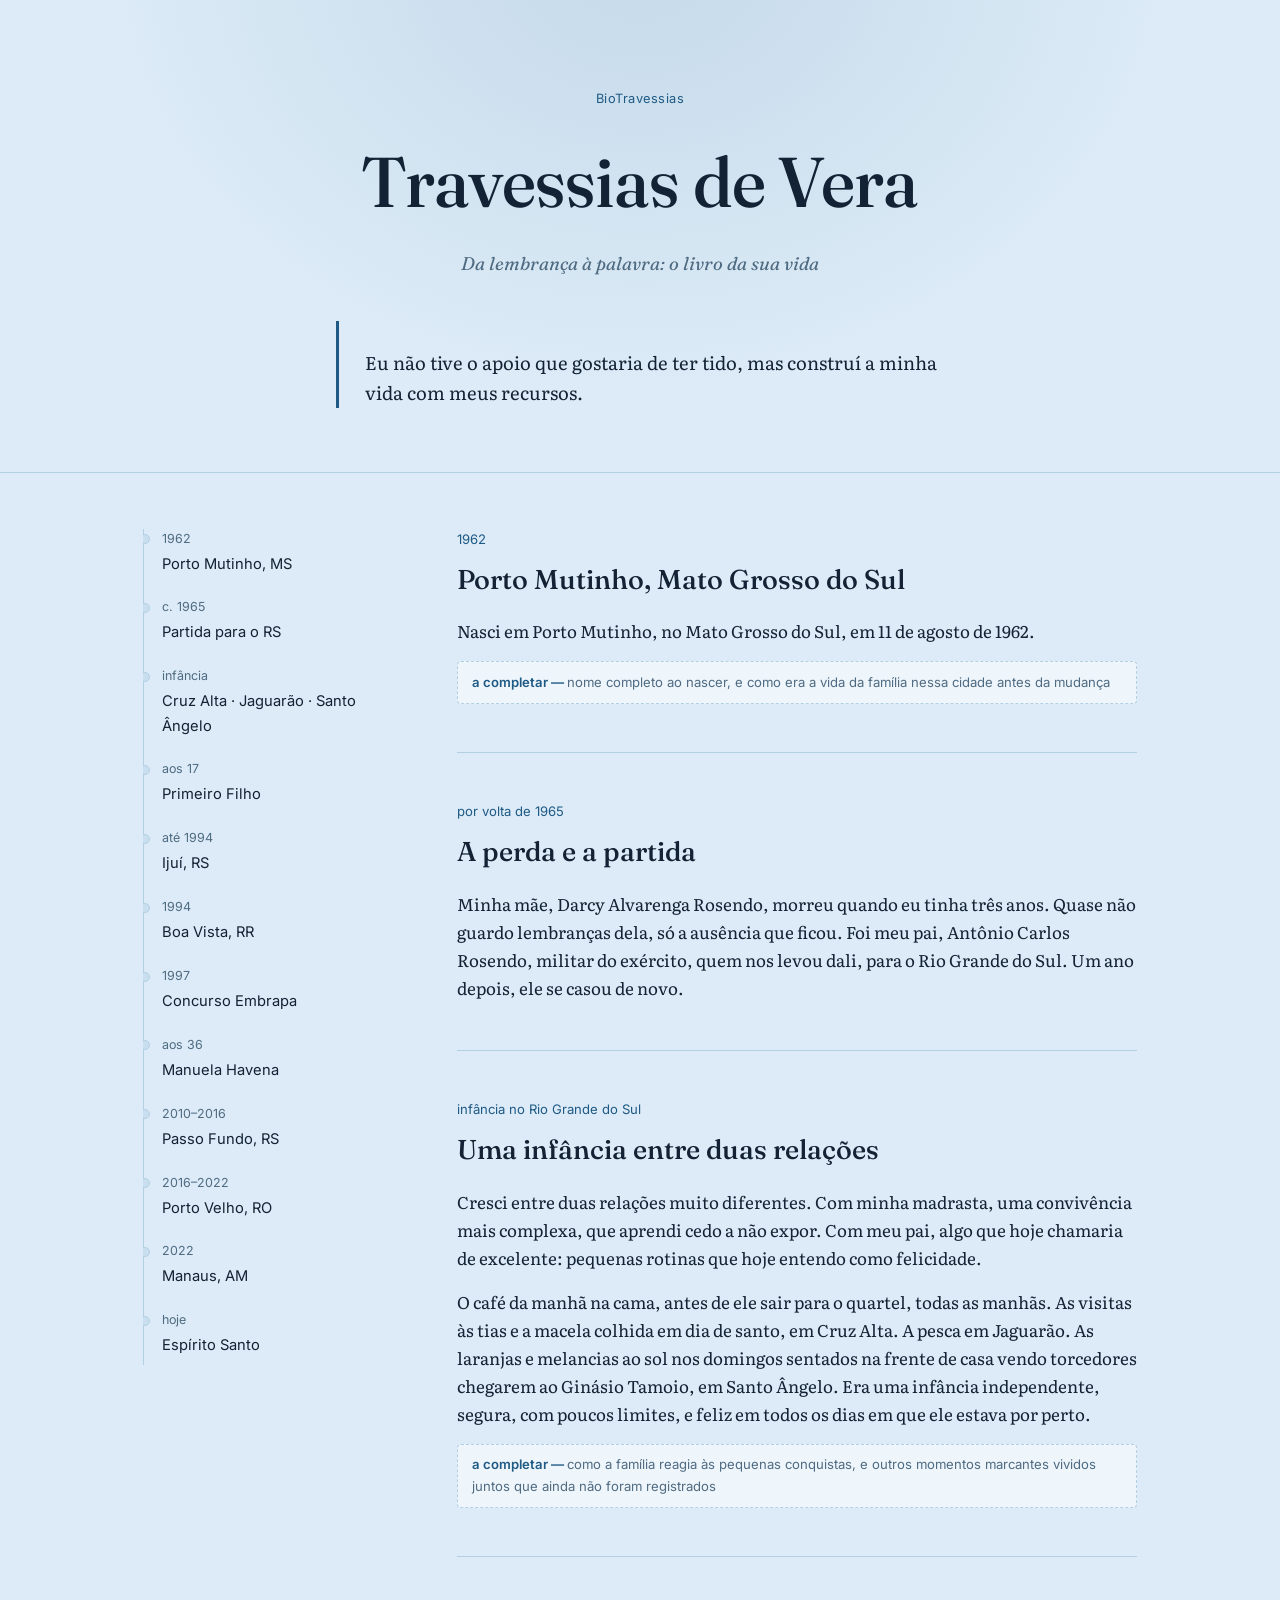
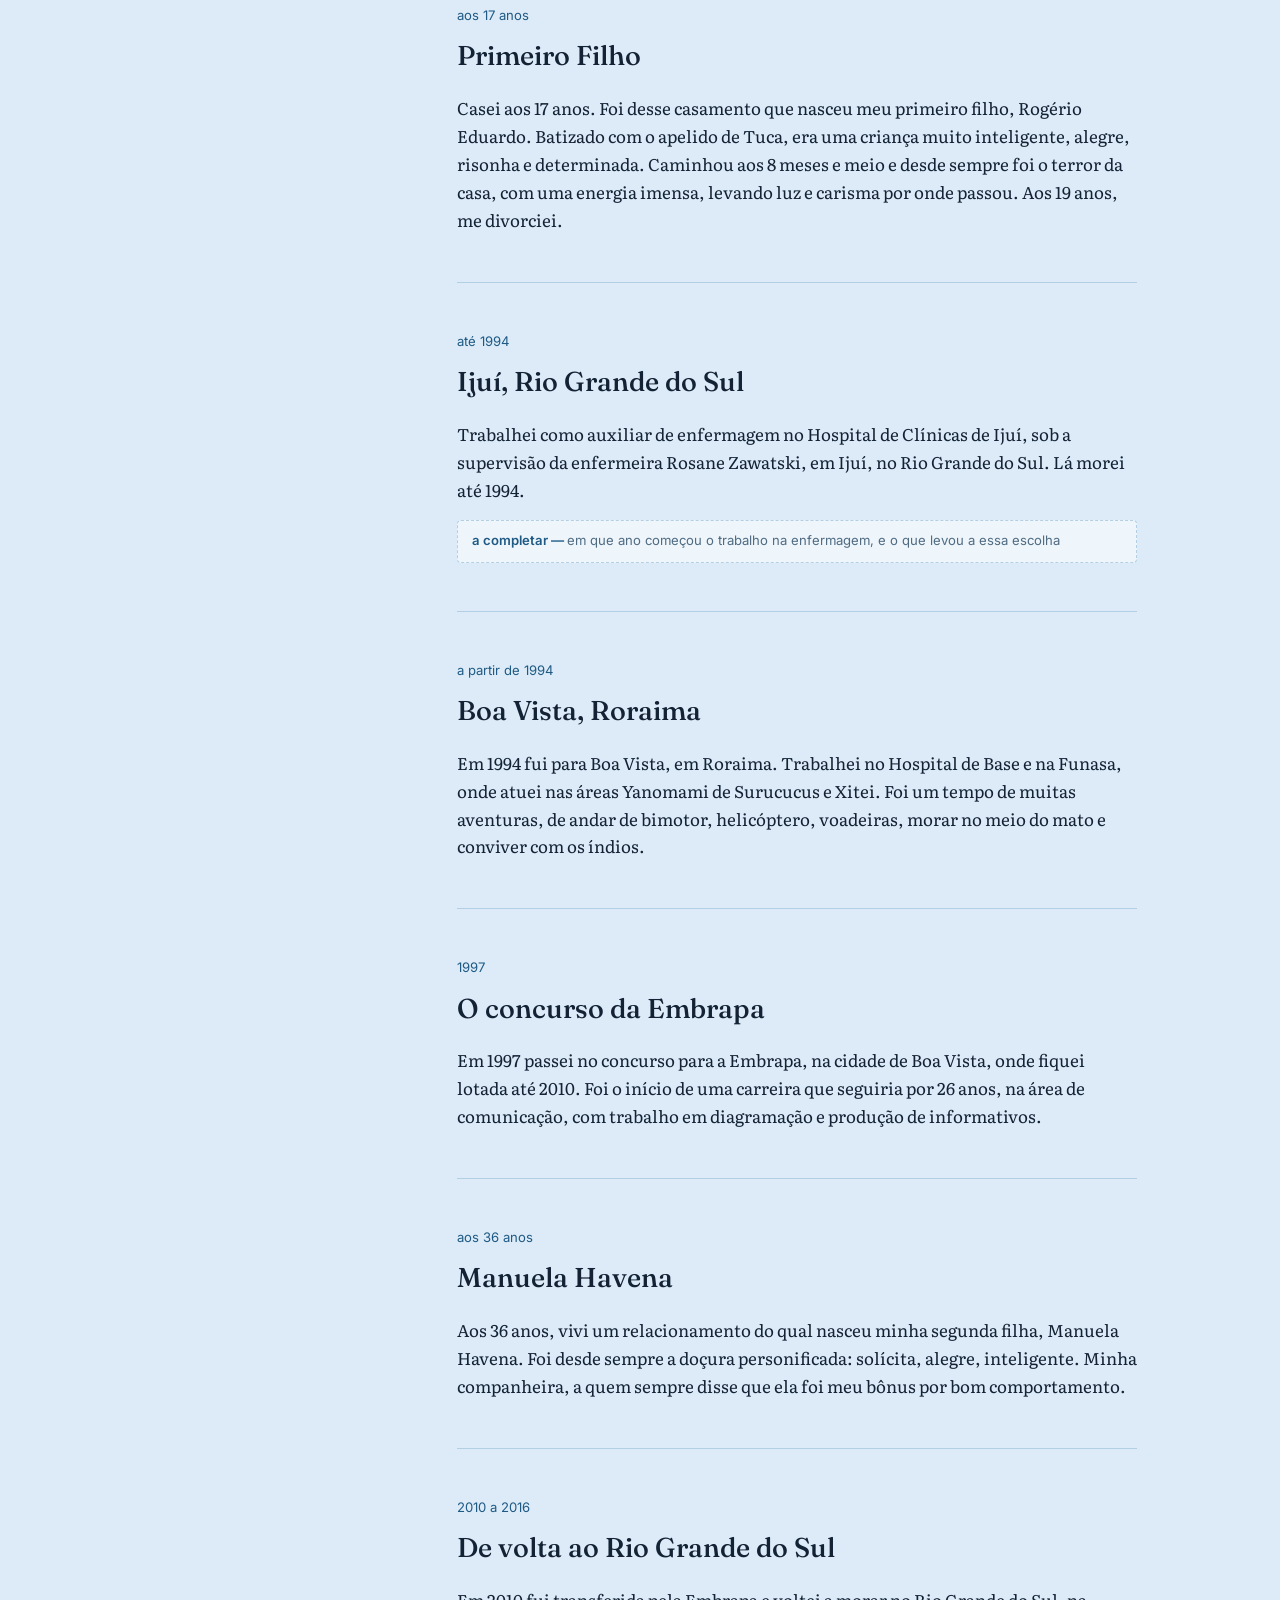
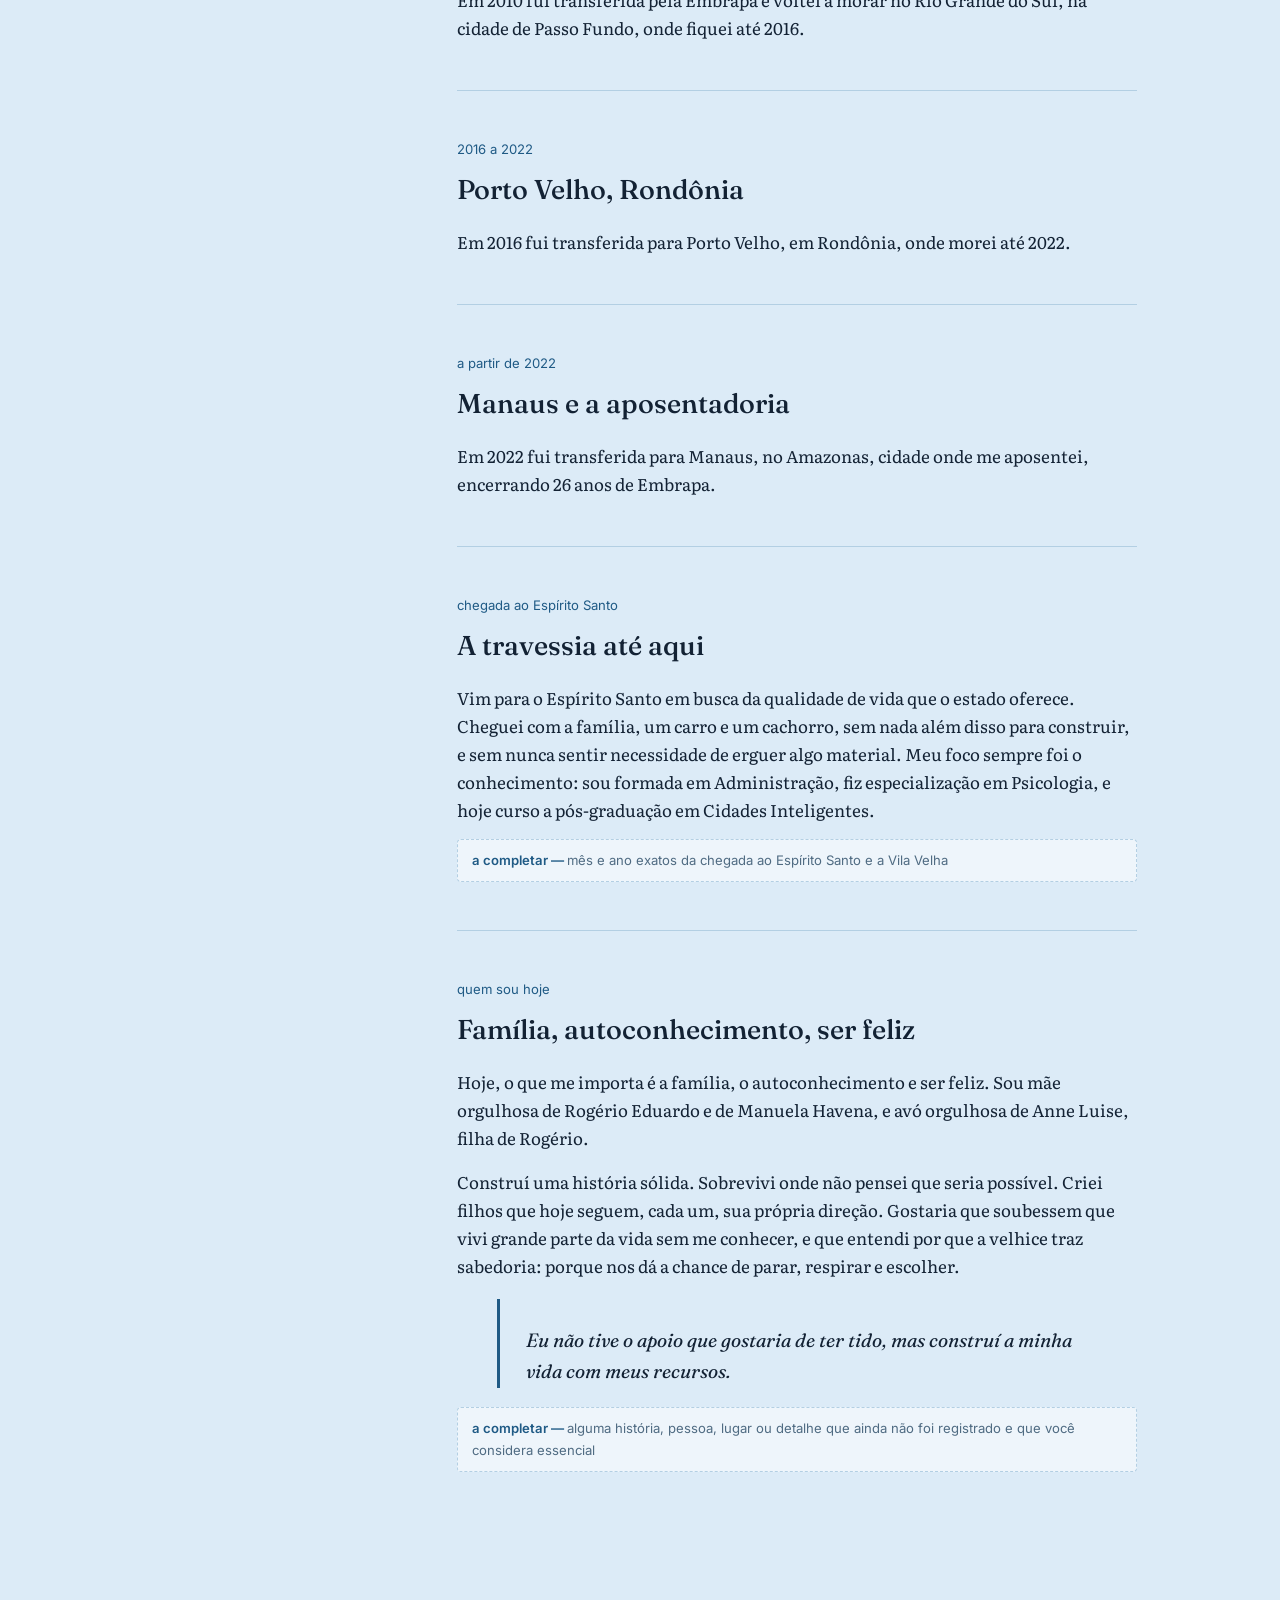
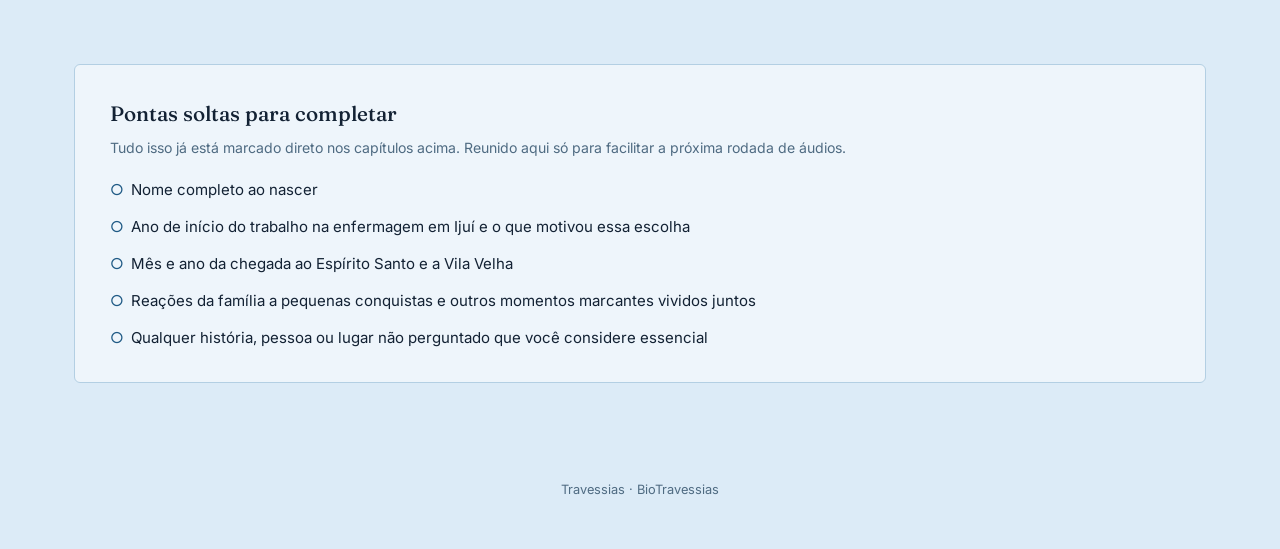
<file: index.html>
<!DOCTYPE html>
<html lang="pt-BR">
<head>
<meta charset="UTF-8">
<meta name="viewport" content="width=device-width, initial-scale=1.0">
<title>Travessias de Vera · BioTravessias</title>
<link rel="preconnect" href="https://fonts.googleapis.com">
<link rel="preconnect" href="https://fonts.gstatic.com" crossorigin>
<link href="https://fonts.googleapis.com/css2?family=Fraunces:ital,opsz,wght@0,9..144,400;0,9..144,500;0,9..144,600;1,9..144,400;1,9..144,500&family=Literata:ital,opsz,wght@0,7..72,400;0,7..72,500;1,7..72,400&family=Inter:wght@400;500;600&display=swap" rel="stylesheet">
<link rel="stylesheet" href="style.css">
</head>
<body>

<header class="hero">
  <p class="hero__eyebrow">BioTravessias</p>
  <h1>Travessias de Vera</h1>
  <p class="tagline">Da lembrança à palavra: o livro da sua vida</p>
  <blockquote class="hero__quote">
    Eu não tive o apoio que gostaria de ter tido, mas construí a minha vida com meus recursos.
  </blockquote>
</header>

<div class="timeline-mobile" id="timelineMobile"></div>

<div class="layout">
  <nav class="timeline" id="timelineDesktop" aria-label="Linha do tempo">
    <ol></ol>
  </nav>

  <main>

    <section class="chapter" id="ch-1" data-year="1962" data-place="Porto Mutinho, MS">
      <p class="meta">1962</p>
      <h2>Porto Mutinho, Mato Grosso do Sul</h2>
      <p>Nasci em Porto Mutinho, no Mato Grosso do Sul, em 11 de agosto de 1962.</p>
      <div class="note">nome completo ao nascer, e como era a vida da família nessa cidade antes da mudança</div>
    </section>

    <section class="chapter" id="ch-2" data-year="c. 1965" data-place="Partida para o RS">
      <p class="meta">por volta de 1965</p>
      <h2>A perda e a partida</h2>
      <p>Minha mãe, Darcy Alvarenga Rosendo, morreu quando eu tinha três anos. Quase não guardo lembranças dela, só a ausência que ficou. Foi meu pai, Antônio Carlos Rosendo, militar do exército, quem nos levou dali, para o Rio Grande do Sul. Um ano depois, ele se casou de novo.</p>
    </section>

    <section class="chapter" id="ch-3" data-year="infância" data-place="Cruz Alta · Jaguarão · Santo Ângelo">
      <p class="meta">infância no Rio Grande do Sul</p>
      <h2>Uma infância entre duas relações</h2>
      <p>Cresci entre duas relações muito diferentes. Com minha madrasta, uma convivência mais complexa, que aprendi cedo a não expor. Com meu pai, algo que hoje chamaria de excelente: pequenas rotinas que hoje entendo como felicidade.</p>
      <p>O café da manhã na cama, antes de ele sair para o quartel, todas as manhãs. As visitas às tias e a macela colhida em dia de santo, em Cruz Alta. A pesca em Jaguarão. As laranjas e melancias ao sol nos domingos sentados na frente de casa vendo torcedores chegarem ao Ginásio Tamoio, em Santo Ângelo. Era uma infância independente, segura, com poucos limites, e feliz em todos os dias em que ele estava por perto.</p>
      <div class="note">como a família reagia às pequenas conquistas, e outros momentos marcantes vividos juntos que ainda não foram registrados</div>
    </section>

    <section class="chapter" id="ch-4" data-year="aos 17" data-place="Primeiro Filho">
      <p class="meta">aos 17 anos</p>
      <h2>Primeiro Filho</h2>
      <p>Casei aos 17 anos. Foi desse casamento que nasceu meu primeiro filho, Rogério Eduardo. Batizado com o apelido de Tuca, era uma criança muito inteligente, alegre, risonha e determinada. Caminhou aos 8 meses e meio e desde sempre foi o terror da casa, com uma energia imensa, levando luz e carisma por onde passou. Aos 19 anos, me divorciei.</p>
    </section>

    <section class="chapter" id="ch-5" data-year="até 1994" data-place="Ijuí, RS">
      <p class="meta">até 1994</p>
      <h2>Ijuí, Rio Grande do Sul</h2>
      <p>Trabalhei como auxiliar de enfermagem no Hospital de Clínicas de Ijuí, sob a supervisão da enfermeira Rosane Zawatski, em Ijuí, no Rio Grande do Sul. Lá morei até 1994.</p>
      <div class="note">em que ano começou o trabalho na enfermagem, e o que levou a essa escolha</div>
    </section>

    <section class="chapter" id="ch-6" data-year="1994" data-place="Boa Vista, RR">
      <p class="meta">a partir de 1994</p>
      <h2>Boa Vista, Roraima</h2>
      <p>Em 1994 fui para Boa Vista, em Roraima. Trabalhei no Hospital de Base e na Funasa, onde atuei nas áreas Yanomami de Surucucus e Xitei. Foi um tempo de muitas aventuras, de andar de bimotor, helicóptero, voadeiras, morar no meio do mato e conviver com os índios.</p>
    </section>

    <section class="chapter" id="ch-7" data-year="1997" data-place="Concurso Embrapa">
      <p class="meta">1997</p>
      <h2>O concurso da Embrapa</h2>
      <p>Em 1997 passei no concurso para a Embrapa, na cidade de Boa Vista, onde fiquei lotada até 2010. Foi o início de uma carreira que seguiria por 26 anos, na área de comunicação, com trabalho em diagramação e produção de informativos.</p>
    </section>

    <section class="chapter" id="ch-8" data-year="aos 36" data-place="Manuela Havena">
      <p class="meta">aos 36 anos</p>
      <h2>Manuela Havena</h2>
      <p>Aos 36 anos, vivi um relacionamento do qual nasceu minha segunda filha, Manuela Havena. Foi desde sempre a doçura personificada: solícita, alegre, inteligente. Minha companheira, a quem sempre disse que ela foi meu bônus por bom comportamento.</p>
    </section>

    <section class="chapter" id="ch-9" data-year="2010–2016" data-place="Passo Fundo, RS">
      <p class="meta">2010 a 2016</p>
      <h2>De volta ao Rio Grande do Sul</h2>
      <p>Em 2010 fui transferida pela Embrapa e voltei a morar no Rio Grande do Sul, na cidade de Passo Fundo, onde fiquei até 2016.</p>
    </section>

    <section class="chapter" id="ch-10" data-year="2016–2022" data-place="Porto Velho, RO">
      <p class="meta">2016 a 2022</p>
      <h2>Porto Velho, Rondônia</h2>
      <p>Em 2016 fui transferida para Porto Velho, em Rondônia, onde morei até 2022.</p>
    </section>

    <section class="chapter" id="ch-11" data-year="2022" data-place="Manaus, AM">
      <p class="meta">a partir de 2022</p>
      <h2>Manaus e a aposentadoria</h2>
      <p>Em 2022 fui transferida para Manaus, no Amazonas, cidade onde me aposentei, encerrando 26 anos de Embrapa.</p>
    </section>

    <section class="chapter" id="ch-12" data-year="hoje" data-place="Espírito Santo">
      <p class="meta">chegada ao Espírito Santo</p>
      <h2>A travessia até aqui</h2>
      <p>Vim para o Espírito Santo em busca da qualidade de vida que o estado oferece. Cheguei com a família, um carro e um cachorro, sem nada além disso para construir, e sem nunca sentir necessidade de erguer algo material. Meu foco sempre foi o conhecimento: sou formada em Administração, fiz especialização em Psicologia, e hoje curso a pós-graduação em Cidades Inteligentes.</p>
      <div class="note">mês e ano exatos da chegada ao Espírito Santo e a Vila Velha</div>
    </section>

    <section class="chapter" id="ch-13" data-year="hoje" data-place="Quem sou hoje">
      <p class="meta">quem sou hoje</p>
      <h2>Família, autoconhecimento, ser feliz</h2>
      <p>Hoje, o que me importa é a família, o autoconhecimento e ser feliz. Sou mãe orgulhosa de Rogério Eduardo e de Manuela Havena, e avó orgulhosa de Anne Luise, filha de Rogério.</p>
      <p>Construí uma história sólida. Sobrevivi onde não pensei que seria possível. Criei filhos que hoje seguem, cada um, sua própria direção. Gostaria que soubessem que vivi grande parte da vida sem me conhecer, e que entendi por que a velhice traz sabedoria: porque nos dá a chance de parar, respirar e escolher.</p>
      <blockquote class="closing">
        Eu não tive o apoio que gostaria de ter tido, mas construí a minha vida com meus recursos.
      </blockquote>
      <div class="note">alguma história, pessoa, lugar ou detalhe que ainda não foi registrado e que você considera essencial</div>
    </section>

  </main>
</div>

<section class="checklist">
  <div class="checklist__inner">
    <h3>Pontas soltas para completar</h3>
    <p class="lead">Tudo isso já está marcado direto nos capítulos acima. Reunido aqui só para facilitar a próxima rodada de áudios.</p>
    <ul>
      <li>Nome completo ao nascer</li>
      <li>Ano de início do trabalho na enfermagem em Ijuí e o que motivou essa escolha</li>
      <li>Mês e ano da chegada ao Espírito Santo e a Vila Velha</li>
      <li>Reações da família a pequenas conquistas e outros momentos marcantes vividos juntos</li>
      <li>Qualquer história, pessoa ou lugar não perguntado que você considere essencial</li>
    </ul>
  </div>
</section>

<footer class="credit">Travessias · BioTravessias</footer>

<script src="main.js"></script>
</body>
</html>
</file>
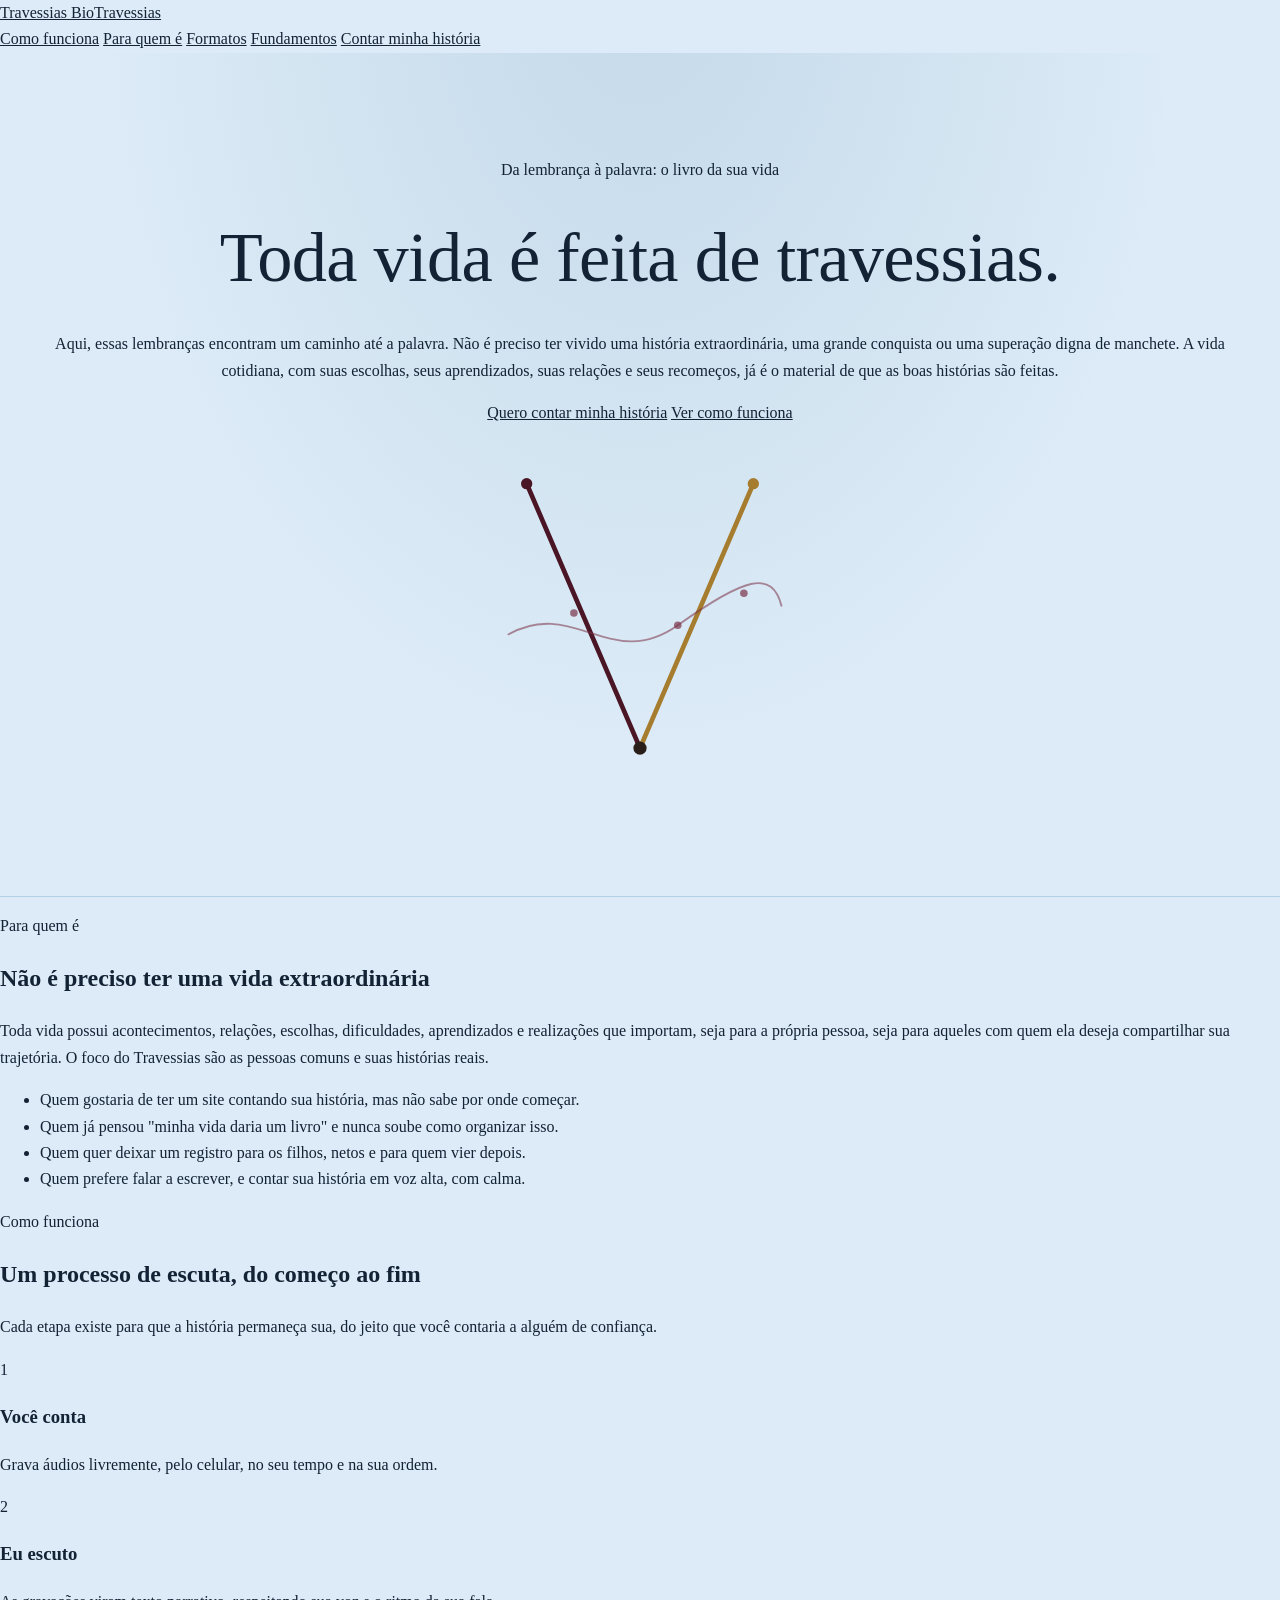
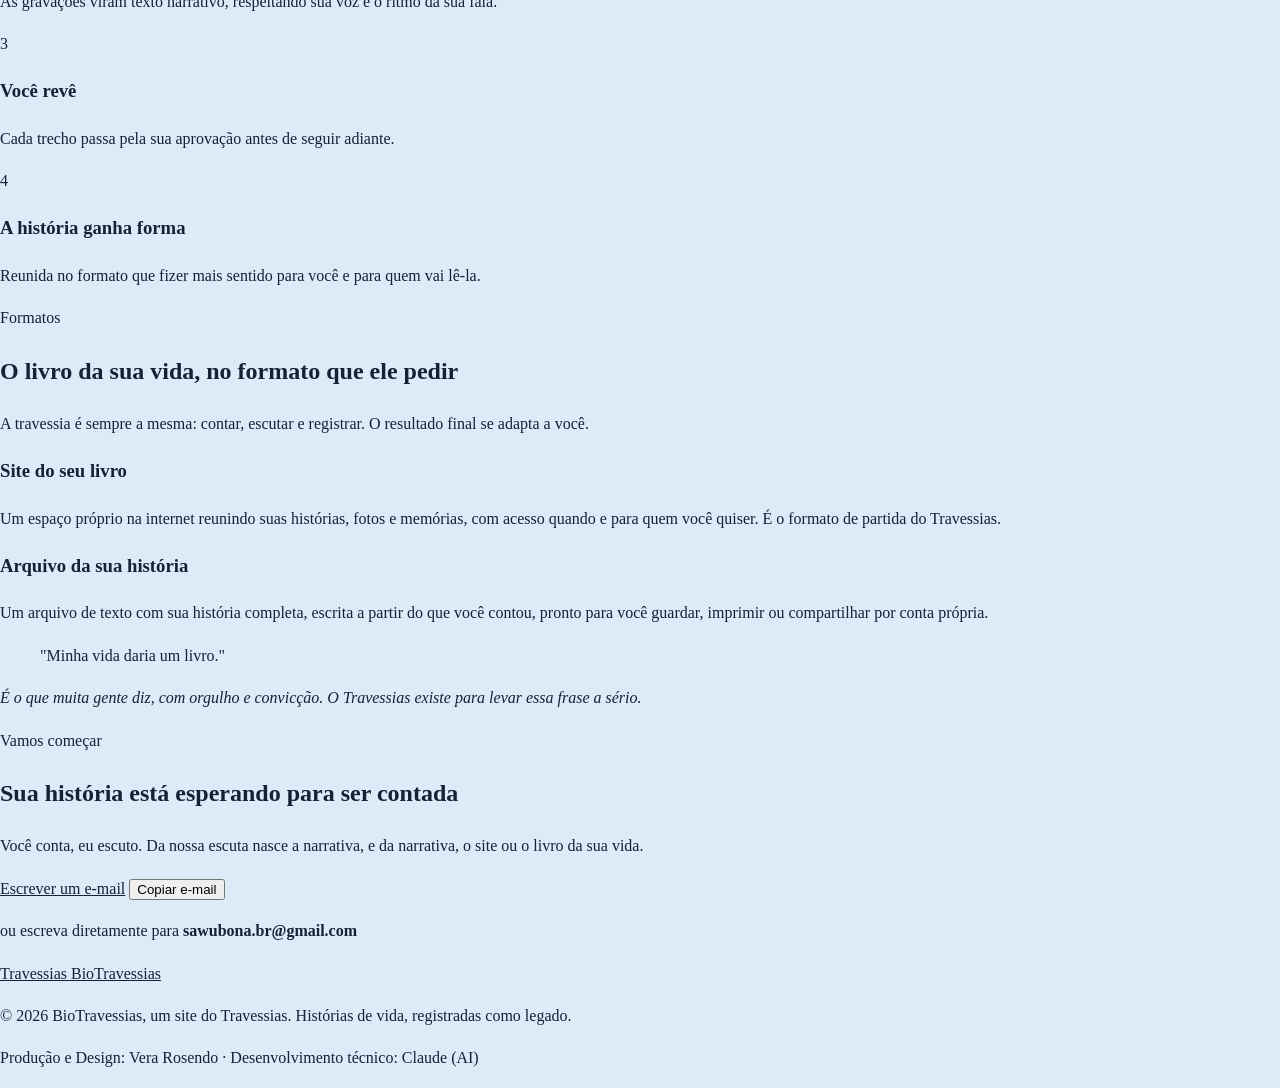
<file: biotravessias.html>
<!doctype html>
<html lang="pt-BR">
<head>
<meta charset="UTF-8">
<meta name="viewport" content="width=device-width, initial-scale=1.0">
<title>BioTravessias — Da lembrança à palavra: o livro da sua vida</title>
<meta name="description" content="BioTravessias, um site do Travessias: um espaço para contar, escutar e registrar histórias de vida. Sua trajetória, transformada em narrativa e, se você quiser, em site próprio.">
<link rel="stylesheet" href="style.css">
</head>
<body>

<header class="site" id="topo">
  <div class="site-head-row">
    <a class="brand-block" href="index.html">
      <span class="brand serif">Travessias</span>
      <span class="product-tag serif">BioTravessias</span>
    </a>
    <nav class="site-nav">
      <a href="#como-funciona">Como funciona</a>
      <a href="#para-quem">Para quem é</a>
      <a href="#formatos">Formatos</a>
      <a href="fundamentos.html">Fundamentos</a>
      <a class="nav-cta" href="#contato">Contar minha história</a>
    </nav>
  </div>
</header>

<section class="hero">
  <div class="hero-copy">
    <p class="hero-eyebrow">Da lembrança à palavra: o livro da sua vida</p>
    <h1 class="serif">Toda vida é feita de travessias.</h1>
    <p class="lead">Aqui, essas lembranças encontram um caminho até a palavra. Não é preciso ter vivido uma história extraordinária, uma grande conquista ou uma superação digna de manchete. A vida cotidiana, com suas escolhas, seus aprendizados, suas relações e seus recomeços, já é o material de que as boas histórias são feitas.</p>
    <div class="hero-actions">
      <a class="btn-primary" href="#contato">Quero contar minha história</a>
      <a class="btn-secondary" href="#como-funciona">Ver como funciona</a>
    </div>
  </div>

  <div class="hero-art" aria-hidden="true">
    <svg viewBox="0 0 360 420" xmlns="http://www.w3.org/2000/svg" style="width:100%;height:100%;max-width:340px">
      <path d="M60 60 L180 340" stroke="#4a1626" stroke-width="5" stroke-linecap="round" fill="none"/>
      <path d="M300 60 L180 340" stroke="#a67c2e" stroke-width="5" stroke-linecap="round" fill="none"/>
      <path d="M40 220 C 110 180, 150 260, 220 210 S 320 150, 330 190" stroke="#7a3247" stroke-width="2" fill="none" opacity="0.55"/>
      <circle cx="60" cy="60" r="6" fill="#4a1626"/>
      <circle cx="300" cy="60" r="6" fill="#a67c2e"/>
      <circle cx="180" cy="340" r="7" fill="#2a1e1a"/>
      <circle cx="110" cy="197" r="4" fill="#7a3247" opacity="0.7"/>
      <circle cx="220" cy="210" r="4" fill="#7a3247" opacity="0.7"/>
      <circle cx="290" cy="176" r="4" fill="#7a3247" opacity="0.7"/>
    </svg>
  </div>
</section>

<section class="section-alt" id="para-quem">
  <div class="section-inner who-grid">
    <div>
      <p class="section-kicker">Para quem é</p>
      <h2 class="serif section-title">Não é preciso ter uma vida extraordinária</h2>
      <p class="section-text">Toda vida possui acontecimentos, relações, escolhas, dificuldades, aprendizados e realizações que importam, seja para a própria pessoa, seja para aqueles com quem ela deseja compartilhar sua trajetória. O foco do Travessias são as pessoas comuns e suas histórias reais.</p>
    </div>
    <ul class="who-list">
      <li>Quem gostaria de ter um site contando sua história, mas não sabe por onde começar.</li>
      <li>Quem já pensou "minha vida daria um livro" e nunca soube como organizar isso.</li>
      <li>Quem quer deixar um registro para os filhos, netos e para quem vier depois.</li>
      <li>Quem prefere falar a escrever, e contar sua história em voz alta, com calma.</li>
    </ul>
  </div>
</section>

<section id="como-funciona">
  <div class="section-inner">
    <p class="section-kicker">Como funciona</p>
    <h2 class="serif section-title">Um processo de escuta, do começo ao fim</h2>
    <p class="section-text">Cada etapa existe para que a história permaneça sua, do jeito que você contaria a alguém de confiança.</p>

    <div class="process">
      <div class="step">
        <div class="step-mark serif">1</div>
        <h3 class="serif">Você conta</h3>
        <p>Grava áudios livremente, pelo celular, no seu tempo e na sua ordem.</p>
      </div>
      <div class="step">
        <div class="step-mark serif">2</div>
        <h3 class="serif">Eu escuto</h3>
        <p>As gravações viram texto narrativo, respeitando sua voz e o ritmo da sua fala.</p>
      </div>
      <div class="step">
        <div class="step-mark serif">3</div>
        <h3 class="serif">Você revê</h3>
        <p>Cada trecho passa pela sua aprovação antes de seguir adiante.</p>
      </div>
      <div class="step">
        <div class="step-mark serif">4</div>
        <h3 class="serif">A história ganha forma</h3>
        <p>Reunida no formato que fizer mais sentido para você e para quem vai lê-la.</p>
      </div>
    </div>
  </div>
</section>

<section class="section-alt" id="formatos">
  <div class="section-inner">
    <p class="section-kicker">Formatos</p>
    <h2 class="serif section-title">O livro da sua vida, no formato que ele pedir</h2>
    <p class="section-text">A travessia é sempre a mesma: contar, escutar e registrar. O resultado final se adapta a você.</p>

    <div class="formats formats-2">
      <div class="format-card format-card-priority">
        <h3 class="serif">Site do seu livro</h3>
        <p>Um espaço próprio na internet reunindo suas histórias, fotos e memórias, com acesso quando e para quem você quiser. É o formato de partida do Travessias.</p>
      </div>
      <div class="format-card">
        <h3 class="serif">Arquivo da sua história</h3>
        <p>Um arquivo de texto com sua história completa, escrita a partir do que você contou, pronto para você guardar, imprimir ou compartilhar por conta própria.</p>
      </div>
    </div>
  </div>
</section>

<section>
  <div class="quote-block">
    <blockquote class="serif">"Minha vida daria um livro."</blockquote>
    <cite>É o que muita gente diz, com orgulho e convicção. O Travessias existe para levar essa frase a sério.</cite>
  </div>
</section>

<section class="section-alt cta-final" id="contato">
  <div class="section-inner">
    <p class="section-kicker">Vamos começar</p>
    <h2 class="serif section-title">Sua história está esperando para ser contada</h2>
    <p class="section-text">Você conta, eu escuto. Da nossa escuta nasce a narrativa, e da narrativa, o site ou o livro da sua vida.</p>
    <div class="contact-row">
      <a class="btn-primary" href="mailto:sawubona.br@gmail.com">Escrever um e-mail</a>
      <button type="button" class="btn-secondary" id="copy-email">Copiar e-mail</button>
    </div>
    <p class="contact-fallback">ou escreva diretamente para <strong>sawubona.br@gmail.com</strong></p>
  </div>
</section>

<footer class="site">
  <a class="brand-block" href="index.html">
    <span class="brand serif">Travessias</span>
    <span class="product-tag serif">BioTravessias</span>
  </a>
  <div>
    <p>© 2026 BioTravessias, um site do Travessias. Histórias de vida, registradas como legado.</p>
    <p class="footer-credit">Produção e Design: Vera Rosendo · Desenvolvimento técnico: Claude (AI)</p>
  </div>
</footer>

<script>
  const header = document.querySelector('header.site');
  window.addEventListener('scroll', () => {
    header.classList.toggle('scrolled', window.scrollY > 8);
  }, { passive: true });

  const copyBtn = document.getElementById('copy-email');
  if (copyBtn) {
    copyBtn.addEventListener('click', async () => {
      try {
        await navigator.clipboard.writeText('sawubona.br@gmail.com');
        copyBtn.textContent = 'E-mail copiado!';
        setTimeout(() => { copyBtn.textContent = 'Copiar e-mail'; }, 2500);
      } catch (err) {
        copyBtn.textContent = 'Veja o e-mail abaixo';
        setTimeout(() => { copyBtn.textContent = 'Copiar e-mail'; }, 2500);
      }
    });
  }
</script>

</body>
</html>
</file>
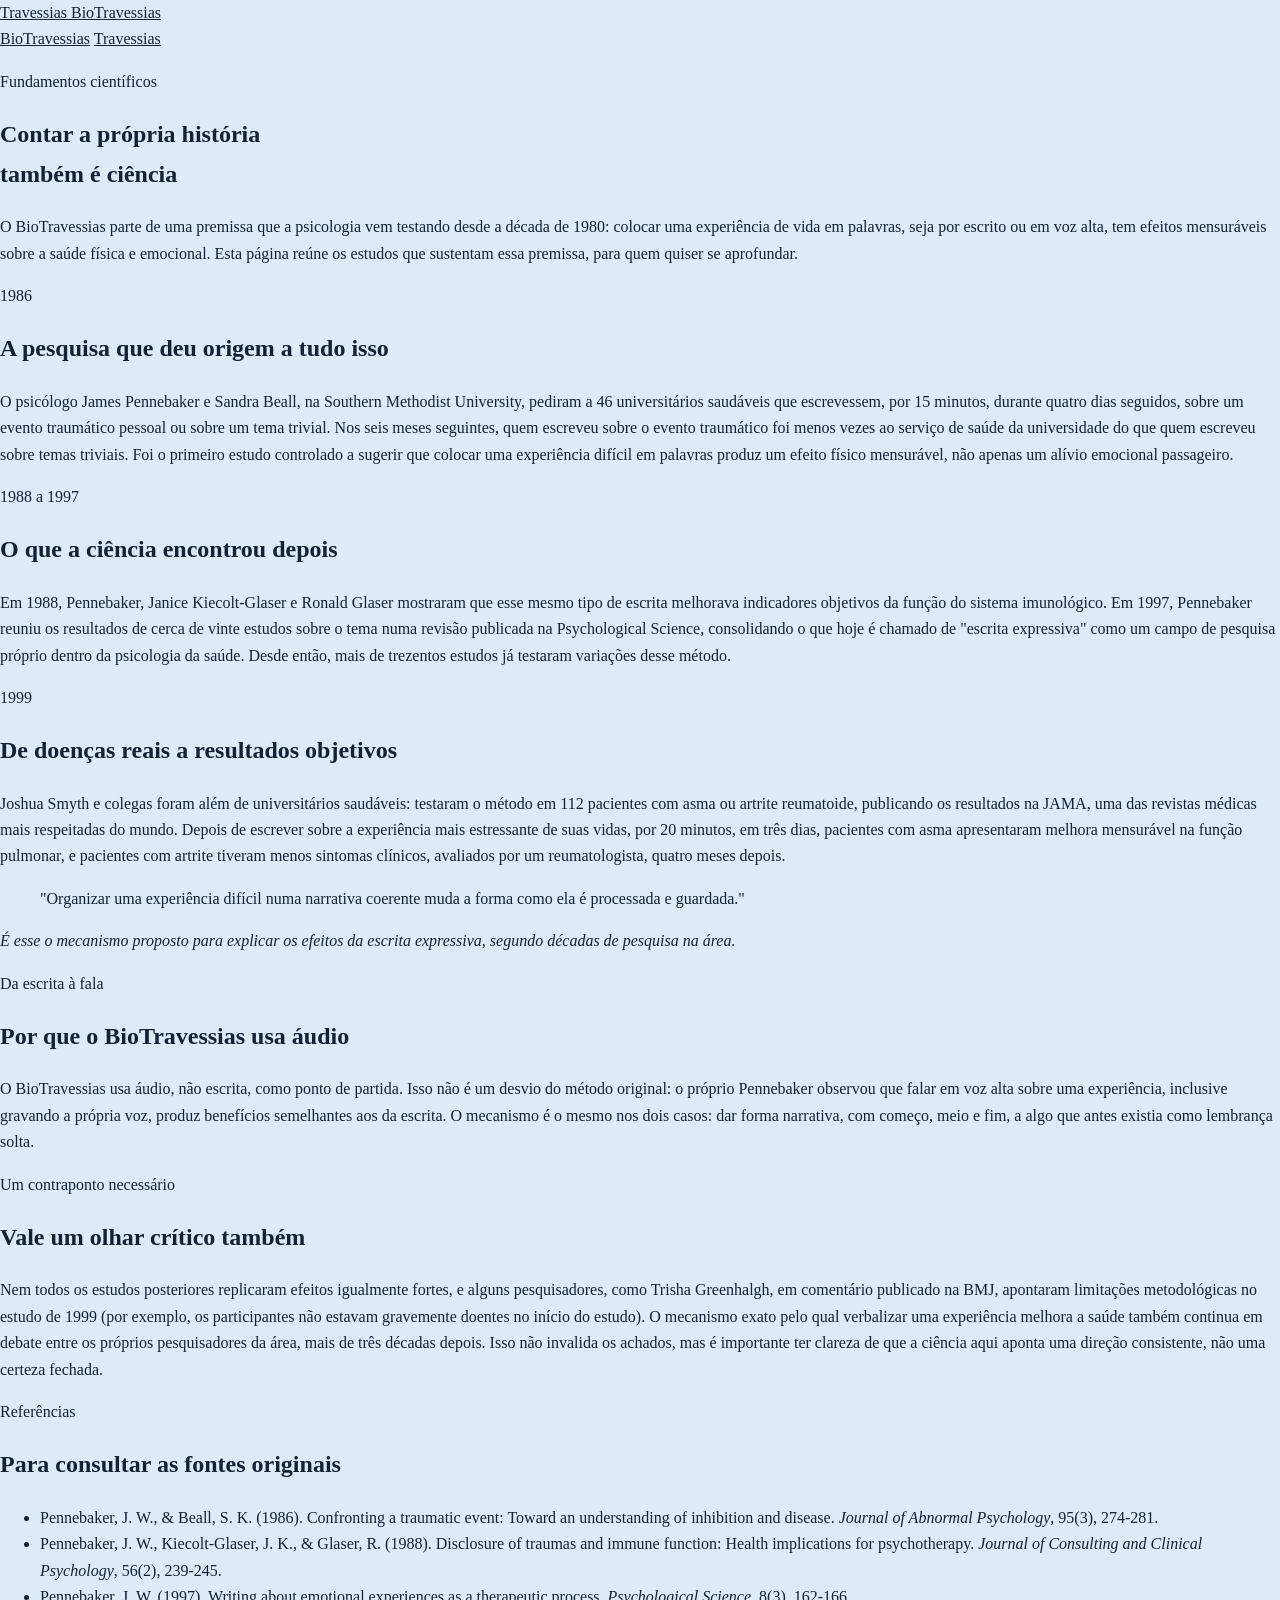
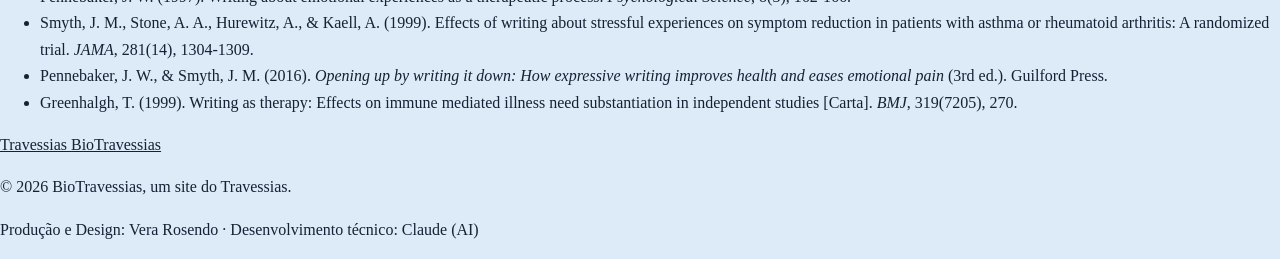
<file: fundamentos.html>
<!doctype html>
<html lang="pt-BR">
<head>
<meta charset="UTF-8">
<meta name="viewport" content="width=device-width, initial-scale=1.0">
<title>Fundamentos científicos — BioTravessias</title>
<meta name="description" content="A base científica por trás do BioTravessias: a pesquisa de James Pennebaker sobre escrita expressiva e os estudos que a seguiram.">
<link rel="stylesheet" href="style.css">
</head>
<body>

<header class="site" id="topo">
  <div class="site-head-row">
    <a class="brand-block" href="index.html">
      <span class="brand serif">Travessias</span>
      <span class="product-tag serif">BioTravessias</span>
    </a>
    <nav class="site-nav">
      <a href="biotravessias.html">BioTravessias</a>
      <a href="index.html">Travessias</a>
    </nav>
  </div>
</header>

<section>
  <div class="section-inner">
    <p class="section-kicker">Fundamentos científicos</p>
    <h1 class="serif section-title" style="max-width: 26ch;">Contar a própria história também é ciência</h1>
    <p class="section-text">O BioTravessias parte de uma premissa que a psicologia vem testando desde a década de 1980: colocar uma experiência de vida em palavras, seja por escrito ou em voz alta, tem efeitos mensuráveis sobre a saúde física e emocional. Esta página reúne os estudos que sustentam essa premissa, para quem quiser se aprofundar.</p>
  </div>
</section>

<section class="section-alt">
  <div class="section-inner">
    <p class="section-kicker">1986</p>
    <h2 class="serif section-title">A pesquisa que deu origem a tudo isso</h2>
    <p class="section-text">O psicólogo James Pennebaker e Sandra Beall, na Southern Methodist University, pediram a 46 universitários saudáveis que escrevessem, por 15 minutos, durante quatro dias seguidos, sobre um evento traumático pessoal ou sobre um tema trivial. Nos seis meses seguintes, quem escreveu sobre o evento traumático foi menos vezes ao serviço de saúde da universidade do que quem escreveu sobre temas triviais. Foi o primeiro estudo controlado a sugerir que colocar uma experiência difícil em palavras produz um efeito físico mensurável, não apenas um alívio emocional passageiro.</p>
  </div>
</section>

<section>
  <div class="section-inner">
    <p class="section-kicker">1988 a 1997</p>
    <h2 class="serif section-title">O que a ciência encontrou depois</h2>
    <p class="section-text">Em 1988, Pennebaker, Janice Kiecolt-Glaser e Ronald Glaser mostraram que esse mesmo tipo de escrita melhorava indicadores objetivos da função do sistema imunológico. Em 1997, Pennebaker reuniu os resultados de cerca de vinte estudos sobre o tema numa revisão publicada na Psychological Science, consolidando o que hoje é chamado de "escrita expressiva" como um campo de pesquisa próprio dentro da psicologia da saúde. Desde então, mais de trezentos estudos já testaram variações desse método.</p>
  </div>
</section>

<section class="section-alt">
  <div class="section-inner">
    <p class="section-kicker">1999</p>
    <h2 class="serif section-title">De doenças reais a resultados objetivos</h2>
    <p class="section-text">Joshua Smyth e colegas foram além de universitários saudáveis: testaram o método em 112 pacientes com asma ou artrite reumatoide, publicando os resultados na JAMA, uma das revistas médicas mais respeitadas do mundo. Depois de escrever sobre a experiência mais estressante de suas vidas, por 20 minutos, em três dias, pacientes com asma apresentaram melhora mensurável na função pulmonar, e pacientes com artrite tiveram menos sintomas clínicos, avaliados por um reumatologista, quatro meses depois.</p>
  </div>
</section>

<section>
  <div class="quote-block">
    <blockquote class="serif">"Organizar uma experiência difícil numa narrativa coerente muda a forma como ela é processada e guardada."</blockquote>
    <cite>É esse o mecanismo proposto para explicar os efeitos da escrita expressiva, segundo décadas de pesquisa na área.</cite>
  </div>
</section>

<section class="section-alt">
  <div class="section-inner">
    <p class="section-kicker">Da escrita à fala</p>
    <h2 class="serif section-title">Por que o BioTravessias usa áudio</h2>
    <p class="section-text">O BioTravessias usa áudio, não escrita, como ponto de partida. Isso não é um desvio do método original: o próprio Pennebaker observou que falar em voz alta sobre uma experiência, inclusive gravando a própria voz, produz benefícios semelhantes aos da escrita. O mecanismo é o mesmo nos dois casos: dar forma narrativa, com começo, meio e fim, a algo que antes existia como lembrança solta.</p>
  </div>
</section>

<section>
  <div class="section-inner">
    <p class="section-kicker">Um contraponto necessário</p>
    <h2 class="serif section-title">Vale um olhar crítico também</h2>
    <div class="note-block">
      <p>Nem todos os estudos posteriores replicaram efeitos igualmente fortes, e alguns pesquisadores, como Trisha Greenhalgh, em comentário publicado na BMJ, apontaram limitações metodológicas no estudo de 1999 (por exemplo, os participantes não estavam gravemente doentes no início do estudo). O mecanismo exato pelo qual verbalizar uma experiência melhora a saúde também continua em debate entre os próprios pesquisadores da área, mais de três décadas depois. Isso não invalida os achados, mas é importante ter clareza de que a ciência aqui aponta uma direção consistente, não uma certeza fechada.</p>
    </div>
  </div>
</section>

<section class="section-alt">
  <div class="section-inner">
    <p class="section-kicker">Referências</p>
    <h2 class="serif section-title">Para consultar as fontes originais</h2>
    <ul class="references">
      <li>Pennebaker, J. W., &amp; Beall, S. K. (1986). Confronting a traumatic event: Toward an understanding of inhibition and disease. <em>Journal of Abnormal Psychology</em>, 95(3), 274-281.</li>
      <li>Pennebaker, J. W., Kiecolt-Glaser, J. K., &amp; Glaser, R. (1988). Disclosure of traumas and immune function: Health implications for psychotherapy. <em>Journal of Consulting and Clinical Psychology</em>, 56(2), 239-245.</li>
      <li>Pennebaker, J. W. (1997). Writing about emotional experiences as a therapeutic process. <em>Psychological Science</em>, 8(3), 162-166.</li>
      <li>Smyth, J. M., Stone, A. A., Hurewitz, A., &amp; Kaell, A. (1999). Effects of writing about stressful experiences on symptom reduction in patients with asthma or rheumatoid arthritis: A randomized trial. <em>JAMA</em>, 281(14), 1304-1309.</li>
      <li>Pennebaker, J. W., &amp; Smyth, J. M. (2016). <em>Opening up by writing it down: How expressive writing improves health and eases emotional pain</em> (3rd ed.). Guilford Press.</li>
      <li>Greenhalgh, T. (1999). Writing as therapy: Effects on immune mediated illness need substantiation in independent studies [Carta]. <em>BMJ</em>, 319(7205), 270.</li>
    </ul>
  </div>
</section>

<footer class="site">
  <a class="brand-block" href="index.html">
    <span class="brand serif">Travessias</span>
    <span class="product-tag serif">BioTravessias</span>
  </a>
  <div>
    <p>© 2026 BioTravessias, um site do Travessias.</p>
    <p class="footer-credit">Produção e Design: Vera Rosendo · Desenvolvimento técnico: Claude (AI)</p>
  </div>
</footer>

<script>
  const header = document.querySelector('header.site');
  window.addEventListener('scroll', () => {
    header.classList.toggle('scrolled', window.scrollY > 8);
  }, { passive: true });
</script>

</body>
</html>
</file>
<file: style.css>
:root{
  --bg:#dcebf7;
  --bg-deep:#c9dfef;
  --ink:#132234;
  --ink-soft:#4f6b82;
  --accent:#1f5a85;
  --accent-soft:#5c94b8;
  --line:#b3cfe3;
  --paper:#eef5fb;
}

*{box-sizing:border-box;}

html{scroll-behavior:smooth; scroll-padding-top:24px;}

body{
  margin:0;
  background:var(--bg);
  color:var(--ink);
  font-family:'Literata', Georgia, serif;
  line-height:1.65;
}

::selection{background:var(--accent-soft); color:var(--paper);}

a{color:inherit;}

/* ---------- Hero ---------- */
.hero{
  padding:5.5rem 1.5rem 4rem;
  text-align:center;
  border-bottom:1px solid var(--line);
  background:
    radial-gradient(ellipse at 50% -10%, rgba(31,90,133,0.12), transparent 60%),
    var(--bg);
}
.hero__eyebrow{
  font-family:'Inter', sans-serif;
  font-size:0.8rem;
  letter-spacing:0.04em;
  color:var(--accent);
  margin:0 0 0.9rem;
}
.hero h1{
  font-family:'Fraunces', serif;
  font-optical-sizing:auto;
  font-weight:500;
  font-size:clamp(2.6rem, 6vw, 4.4rem);
  margin:0 0 0.6rem;
  letter-spacing:-0.01em;
}
.hero p.tagline{
  font-family:'Fraunces', serif;
  font-style:italic;
  color:var(--ink-soft);
  font-size:1.15rem;
  margin:0 0 2.6rem;
}
.hero__quote{
  max-width:38rem;
  margin:0 auto;
  padding:1.6rem 0 0 1.6rem;
  border-left:3px solid var(--accent);
  text-align:left;
  font-size:1.15rem;
  color:var(--ink);
}

/* ---------- Layout ---------- */
.layout{
  max-width:1180px;
  margin:0 auto;
  padding:3.5rem 1.5rem 6rem;
  display:grid;
  grid-template-columns:250px minmax(0,680px);
  gap:4rem;
  justify-content:center;
}

/* ---------- Sidebar / timeline nav ---------- */
nav.timeline{
  position:sticky;
  top:2rem;
  align-self:start;
  max-height:calc(100vh - 4rem);
  overflow-y:auto;
}
nav.timeline ol{
  list-style:none;
  margin:0;
  padding:0 0 0 1.1rem;
  border-left:1px solid var(--line);
}
nav.timeline li{
  position:relative;
  margin-bottom:1.35rem;
}
nav.timeline li::before{
  content:"";
  position:absolute;
  left:-1.36rem;
  top:0.35rem;
  width:8px;
  height:8px;
  border-radius:50%;
  background:var(--bg-deep);
  border:1px solid var(--line);
  transition:background 0.2s, border-color 0.2s;
}
nav.timeline li.active::before{
  background:var(--accent);
  border-color:var(--accent);
}
nav.timeline a{
  text-decoration:none;
  font-family:'Inter', sans-serif;
  display:block;
}
nav.timeline .year{
  display:block;
  font-size:0.78rem;
  color:var(--ink-soft);
  margin-bottom:0.15rem;
}
nav.timeline .place{
  display:block;
  font-size:0.92rem;
  color:var(--ink);
  transition:color 0.2s;
}
nav.timeline li.active .place{
  color:var(--accent);
  font-weight:500;
}

/* mobile chip nav */
.timeline-mobile{display:none;}

/* ---------- Main content ---------- */
main{min-width:0;}

.chapter{
  padding-bottom:3rem;
  margin-bottom:3rem;
  border-bottom:1px solid var(--line);
  scroll-margin-top:1.5rem;
}
.chapter:last-of-type{border-bottom:none;}

.chapter .meta{
  font-family:'Inter', sans-serif;
  font-size:0.82rem;
  color:var(--accent);
  margin:0 0 0.4rem;
}
.chapter h2{
  font-family:'Fraunces', serif;
  font-weight:500;
  font-size:1.7rem;
  margin:0 0 1rem;
  color:var(--ink);
}
.chapter p{
  margin:0 0 1rem;
  font-size:1.06rem;
  color:var(--ink);
}
.chapter p:last-child{margin-bottom:0;}

.note{
  font-family:'Inter', sans-serif;
  font-size:0.82rem;
  color:var(--ink-soft);
  background:var(--paper);
  border:1px dashed var(--line);
  border-radius:4px;
  padding:0.6rem 0.85rem;
  margin-top:0.9rem;
}
.note::before{
  content:"a completar — ";
  color:var(--accent);
  font-weight:600;
}

.closing{
  max-width:38rem;
  padding:1.6rem 0 0 1.6rem;
  border-left:3px solid var(--accent);
  font-size:1.2rem;
  font-family:'Fraunces', serif;
  font-style:italic;
  color:var(--ink);
}

/* ---------- Checklist footer ---------- */
.checklist{
  max-width:1180px;
  margin:0 auto;
  padding:0 1.5rem 6rem;
}
.checklist__inner{
  background:var(--paper);
  border:1px solid var(--line);
  border-radius:6px;
  padding:2rem 2.2rem;
}
.checklist h3{
  font-family:'Fraunces', serif;
  font-weight:500;
  font-size:1.3rem;
  margin:0 0 0.3rem;
}
.checklist p.lead{
  font-family:'Inter', sans-serif;
  font-size:0.88rem;
  color:var(--ink-soft);
  margin:0 0 1.2rem;
}
.checklist ul{
  margin:0;
  padding:0;
  list-style:none;
  display:grid;
  gap:0.75rem;
}
.checklist li{
  font-family:'Inter', sans-serif;
  font-size:0.94rem;
  padding-left:1.3rem;
  position:relative;
  color:var(--ink);
}
.checklist li::before{
  content:"○";
  position:absolute;
  left:0;
  color:var(--accent);
}

footer.credit{
  text-align:center;
  font-family:'Inter', sans-serif;
  font-size:0.8rem;
  color:var(--ink-soft);
  padding:0 1.5rem 3rem;
}

@media (max-width:900px){
  .layout{grid-template-columns:1fr;}
  nav.timeline{display:none;}
  .timeline-mobile{
    display:flex;
    gap:0.6rem;
    overflow-x:auto;
    padding:0.9rem 1.5rem;
    position:sticky;
    top:0;
    background:var(--bg);
    border-bottom:1px solid var(--line);
    z-index:5;
    -webkit-overflow-scrolling:touch;
  }
  .timeline-mobile a{
    flex:0 0 auto;
    font-family:'Inter', sans-serif;
    font-size:0.78rem;
    white-space:nowrap;
    text-decoration:none;
    padding:0.35rem 0.75rem;
    border:1px solid var(--line);
    border-radius:999px;
    color:var(--ink-soft);
  }
  .timeline-mobile a.active{
    color:var(--accent);
    border-color:var(--accent);
  }
}

@media (prefers-reduced-motion: reduce){
  html{scroll-behavior:auto;}
}
</file>
